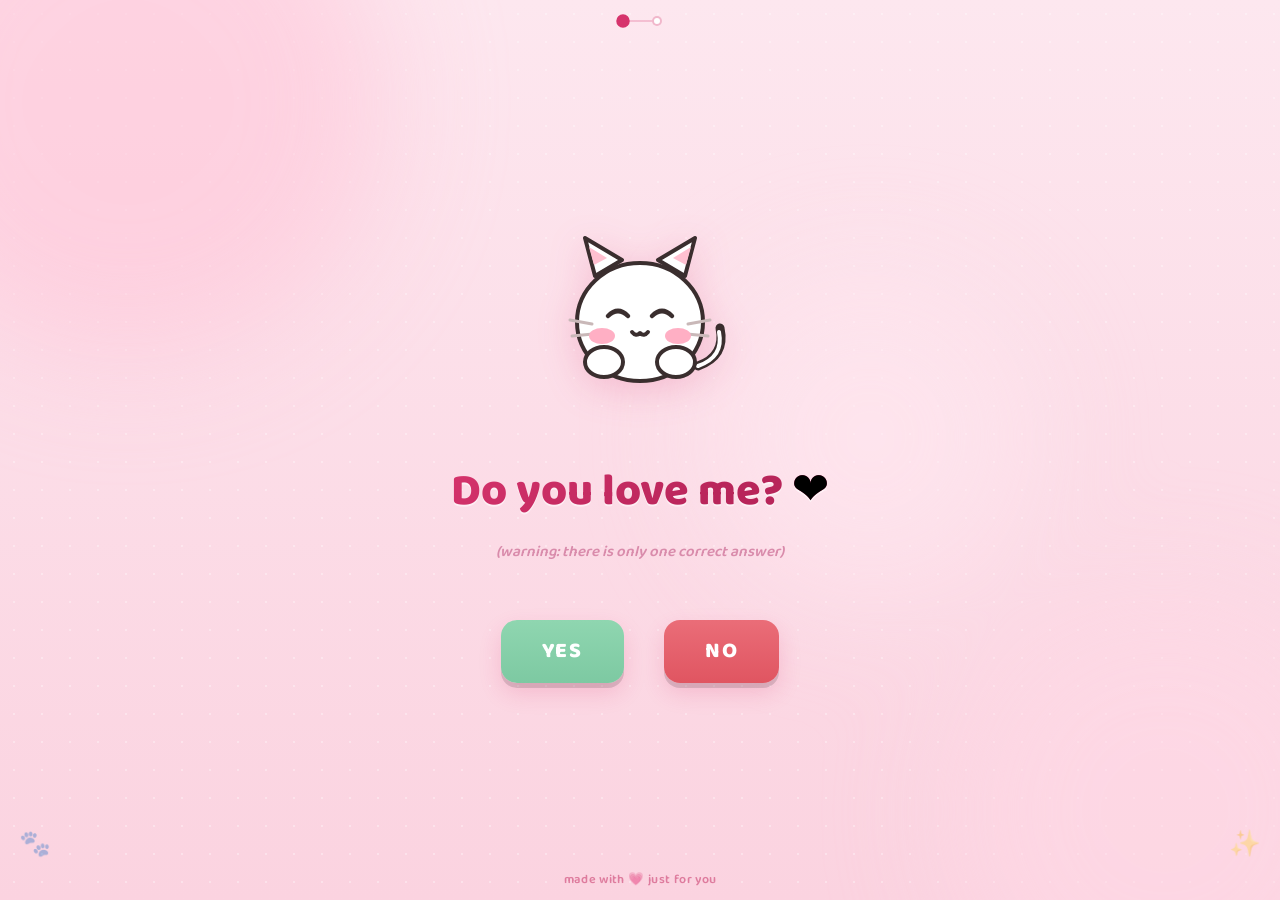
<file: index.html>
<!DOCTYPE html>
<html lang="en">
<head>
  <meta charset="UTF-8" />
  <meta name="viewport" content="width=device-width, initial-scale=1.0" />
  <meta name="description" content="Do you love me?" />
  <meta name="theme-color" content="#fbd3e0" />
  <meta property="og:title" content="Do you love me? 💗" />
  <meta property="og:description" content="A little something for you... 🎁" />
  <meta property="og:type" content="website" />
  <title>Do you love me? 💗</title>
  <link rel="icon" href="data:image/svg+xml,<svg xmlns=%22http://www.w3.org/2000/svg%22 viewBox=%220 0 100 100%22><text y=%22.9em%22 font-size=%2290%22>💗</text></svg>" />
  <link rel="preconnect" href="https://fonts.googleapis.com" />
  <link rel="preconnect" href="https://fonts.gstatic.com" crossorigin />
  <link href="https://fonts.googleapis.com/css2?family=Baloo+2:wght@600;700;800&family=Caveat:wght@500;600;700&display=swap" rel="stylesheet" />
  <link rel="stylesheet" href="css/style.css" />
</head>
<body>
  <div class="bg-blobs" aria-hidden="true">
    <span class="blob b1"></span><span class="blob b2"></span><span class="blob b3"></span>
  </div>
  <div class="floating-hearts" id="floatingHearts" aria-hidden="true"></div>

  <nav class="progress-dots" id="progressDots" aria-hidden="true">
    <span class="dot" data-dot="0"></span>
    <span class="dot" data-dot="1"></span>
  </nav>

  <div class="corner-deco corner-bl" aria-hidden="true">🐾</div>
  <div class="corner-deco corner-br" aria-hidden="true">✨</div>
  <footer class="site-footer" aria-hidden="true">made with 💗 just for you</footer>

  <main id="questionScreen" class="screen">
    <div class="cat bounce" id="catBox">
      <svg viewBox="0 0 200 210" width="200" height="210" aria-label="cute cat">
        <g>
          <path class="tail" d="M158 150 Q186 140 180 112" fill="none" stroke="#3a2e2e" stroke-width="9" stroke-linecap="round"/>
          <path class="tail" d="M158 150 Q184 141 179 116" fill="none" stroke="#fff" stroke-width="4" stroke-linecap="round"/>
          <path d="M55 60 L45 22 L82 44 Z" fill="#fff" stroke="#3a2e2e" stroke-width="4" stroke-linejoin="round"/>
          <path d="M145 60 L155 22 L118 44 Z" fill="#fff" stroke="#3a2e2e" stroke-width="4" stroke-linejoin="round"/>
          <path d="M54 49 L49 31 L67 42 Z" fill="#ffc0d0"/>
          <path d="M146 49 L151 31 L133 42 Z" fill="#ffc0d0"/>
          <ellipse cx="100" cy="106" rx="63" ry="59" fill="#fff" stroke="#3a2e2e" stroke-width="4"/>
          <path d="M30 104 L52 108 M32 120 L53 118" stroke="#c9b8b8" stroke-width="3" stroke-linecap="round"/>
          <path d="M170 104 L148 108 M168 120 L147 118" stroke="#c9b8b8" stroke-width="3" stroke-linecap="round"/>
          <ellipse cx="62" cy="120" rx="13" ry="8" fill="#ffafc4"/>
          <ellipse cx="138" cy="120" rx="13" ry="8" fill="#ffafc4"/>
        </g>

        <g id="faceHappy">
          <path d="M68 100 Q78 90 88 100" fill="none" stroke="#3a2e2e" stroke-width="4.5" stroke-linecap="round"/>
          <path d="M112 100 Q122 90 132 100" fill="none" stroke="#3a2e2e" stroke-width="4.5" stroke-linecap="round"/>
          <path d="M92 116 Q96 121 100 117 Q104 121 108 116" fill="none" stroke="#3a2e2e" stroke-width="4" stroke-linecap="round" stroke-linejoin="round"/>
          <ellipse class="paw paw-left" cx="64" cy="146" rx="19" ry="15" fill="#fff" stroke="#3a2e2e" stroke-width="4"/>
          <ellipse class="paw paw-right" cx="136" cy="146" rx="19" ry="15" fill="#fff" stroke="#3a2e2e" stroke-width="4"/>
        </g>

        <g id="facePleading" class="hidden">
          <circle cx="78" cy="99" r="12" fill="#3a2e2e"/>
          <circle cx="122" cy="99" r="12" fill="#3a2e2e"/>
          <circle cx="82" cy="95" r="4.5" fill="#fff"/>
          <circle cx="126" cy="95" r="4.5" fill="#fff"/>
          <circle cx="74" cy="103" r="2.5" fill="#fff" opacity="0.9"/>
          <circle cx="118" cy="103" r="2.5" fill="#fff" opacity="0.9"/>
          <path d="M93 120 Q100 114 107 120" fill="none" stroke="#3a2e2e" stroke-width="4" stroke-linecap="round"/>
          <ellipse class="paw" cx="78" cy="160" rx="15" ry="12" fill="#fff" stroke="#3a2e2e" stroke-width="4"/>
          <ellipse class="paw" cx="122" cy="160" rx="15" ry="12" fill="#fff" stroke="#3a2e2e" stroke-width="4"/>
        </g>

        <g id="faceCrying" class="hidden">
          <path d="M68 96 Q78 104 88 96" fill="none" stroke="#3a2e2e" stroke-width="4.5" stroke-linecap="round"/>
          <path d="M112 96 Q122 104 132 96" fill="none" stroke="#3a2e2e" stroke-width="4.5" stroke-linecap="round"/>
          <path d="M92 122 Q100 115 108 122" fill="none" stroke="#3a2e2e" stroke-width="4" stroke-linecap="round"/>
          <path class="tear tear1" d="M74 106 Q70 116 74 122 Q78 116 74 106 Z" fill="#8ec9f5"/>
          <path class="tear tear2" d="M126 106 Q122 116 126 122 Q130 116 126 106 Z" fill="#8ec9f5"/>
          <ellipse class="paw" cx="78" cy="160" rx="15" ry="12" fill="#fff" stroke="#3a2e2e" stroke-width="4"/>
          <ellipse class="paw" cx="122" cy="160" rx="15" ry="12" fill="#fff" stroke="#3a2e2e" stroke-width="4"/>
        </g>
      </svg>
    </div>

    <h1 id="questionText" aria-live="polite">Do you love me? <span class="heart-emoji">❤️</span></h1>
    <p class="tagline">(warning: there is only one correct answer)</p>

    <div class="buttons" id="buttonsBox">
      <button id="yesBtn" class="btn btn-yes">YES</button>
      <button id="noBtn" class="btn btn-no">NO</button>
    </div>
  </main>

  <main id="giftScreen" class="screen hidden">
    <h1 id="yesTitle">I knew you'd say yes <span class="heart-emoji">💘</span></h1>

    <div class="cat bounce">
      <svg viewBox="0 0 200 210" width="150" height="158" aria-label="happy cat with heart">
        <path d="M55 60 L45 22 L82 44 Z" fill="#fff" stroke="#3a2e2e" stroke-width="4" stroke-linejoin="round"/>
        <path d="M145 60 L155 22 L118 44 Z" fill="#fff" stroke="#3a2e2e" stroke-width="4" stroke-linejoin="round"/>
        <path d="M54 49 L49 31 L67 42 Z" fill="#ffc0d0"/>
        <path d="M146 49 L151 31 L133 42 Z" fill="#ffc0d0"/>
        <ellipse cx="100" cy="106" rx="63" ry="59" fill="#fff" stroke="#3a2e2e" stroke-width="4"/>
        <ellipse cx="62" cy="114" rx="13" ry="8" fill="#ffafc4"/>
        <ellipse cx="138" cy="114" rx="13" ry="8" fill="#ffafc4"/>
        <path d="M78 104 C 68 96 66 88 72 84 C 76 81 80 84 78 88 C 80 84 86 82 88 86 C 91 91 86 98 78 104 Z" fill="#ff5e8a"/>
        <path d="M122 104 C 112 96 110 88 116 84 C 120 81 124 84 122 88 C 124 84 130 82 132 86 C 135 91 130 98 122 104 Z" fill="#ff5e8a"/>
        <path d="M90 114 Q100 124 110 114" fill="none" stroke="#3a2e2e" stroke-width="4" stroke-linecap="round"/>
        <path class="pulse-heart" d="M100 184 C 68 158 60 140 75 129 C 86 121 98 128 100 138 C 102 128 114 121 125 129 C 140 140 132 158 100 184 Z" fill="#ff7ba0" stroke="#e85d84" stroke-width="3"/>
      </svg>
    </div>

    <div class="sparkle-row" aria-hidden="true">✨ 💗 ✨</div>
    <p class="subtitle" id="giftHint">Three little gifts, just for you. Tap one 🎀</p>

    <div class="gifts">
      <button class="gift" data-gift="0" aria-label="Gift 1: A little video">
        <span class="gift-tag">PRESS PLAY</span>
        <span class="gift-emoji">🎬</span>
        <span class="gift-label">A LITTLE VIDEO</span>
        <span class="gift-teaser">Just watch...</span>
      </button>
      <button class="gift" data-gift="1" aria-label="Gift 2: gallery">
        <span class="gift-tag">MEMORIES</span>
        <span class="gift-emoji">📸</span>
        <span class="gift-label">GALLERY</span>
        <span class="gift-teaser">A few of my favorites</span>
      </button>
      <button class="gift" data-gift="2" aria-label="Gift 3: The letter">
        <span class="gift-tag">FROM THE HEART</span>
        <span class="gift-emoji">💌</span>
        <span class="gift-label">THE LETTER</span>
        <span class="gift-teaser">Something I wrote for you</span>
      </button>
    </div>
  </main>

  <main id="videoScreen" class="screen hidden">
    <button class="back-btn" data-back type="button">← Back to gifts</button>
    <div class="detail-badge">🎬</div>
    <h1>A Little Video</h1>
    <p class="subtitle">Just press play</p>
    <div class="video-wrap">
      <iframe
        src="https://www.youtube-nocookie.com/embed/kPa7bsKwL-c"
        title="A little video for you"
        frameborder="0"
        allow="accelerometer; autoplay; clipboard-write; encrypted-media; gyroscope; picture-in-picture; web-share"
        allowfullscreen
        loading="lazy"
      ></iframe>
    </div>
  </main>

  <main id="galleryScreen" class="screen hidden">
    <button class="back-btn" data-back type="button">← Back to gifts</button>
    <div class="detail-badge">📸</div>
    <h1>Gallery</h1>
    <p class="subtitle">A few of my favorites</p>
    <!-- Drop your photos in images/gallery/ named photo-1.jpg through photo-6.jpg -->
    <div class="gallery-grid">
      <figure class="photo-slot" data-label="photo-7.jpg"><img src="images/gallery/photo-7.jpg" alt="Photo 1" loading="lazy" onerror="this.parentElement.classList.add('missing')" /></figure>
      <figure class="photo-slot" data-label="photo-2.jpg"><img src="images/gallery/photo-2.jpg" alt="Photo 2" loading="lazy" onerror="this.parentElement.classList.add('missing')" /></figure>
      <figure class="photo-slot" data-label="photo-3.jpg"><img src="images/gallery/photo-3.jpg" alt="Photo 3" loading="lazy" onerror="this.parentElement.classList.add('missing')" /></figure>
      <figure class="photo-slot" data-label="photo-4.jpg"><img src="images/gallery/photo-4.jpg" alt="Photo 4" loading="lazy" onerror="this.parentElement.classList.add('missing')" /></figure>
      <figure class="photo-slot" data-label="photo-5.jpg"><img src="images/gallery/photo-5.jpg" alt="Photo 5" loading="lazy" onerror="this.parentElement.classList.add('missing')" /></figure>
      <figure class="photo-slot" data-label="photo-6.jpg"><img src="images/gallery/photo-6.jpg" alt="Photo 6" loading="lazy" onerror="this.parentElement.classList.add('missing')" /></figure>
    </div>
  </main>

  <main id="letterScreen" class="screen hidden">
    <button class="back-btn" data-back type="button">← Back to gifts</button>
    <div class="letter-card">
      <div class="letter-seal" aria-hidden="true">💌</div>
      <p class="letter-heading">My Love,</p>
      <!-- Placeholder text — replace with your own letter -->
      <div class="letter-body">
        <p>My love i just want you to know how much i love you and how happy you make me 🥰❤️ every time i think about you i just smile because i really got so lucky to have you in my life 💕 you mean so much to me and i honestly dont know what i would do without you 🥺</p>
        <p>I love every little thing about us and i love how we can just talk about anything and still have fun together 🙄🥰 you became such a big part of my life and my heart and i really hope we stay like this for a very very long time ❤️ i wanna keep making memories with you and have so many more happy moments together 🫶</p>
        <p>I know sometimes things arent perfect but i dont care because i still want you and i still choose you every single time 💌 i wanna be there for you when youre happy when youre sad when youre having a bad day and when everything is going great 🫂 i just want you to know that you will always have me and ill always care about you no matter what happens ❤️</p>
        <p>Youre my baby my sweetheart my pookie and honestly my favorite person 🐣💖 i love you more than i can explain and even when i run out of ways to say it ill just keep saying i love you because its true HAHAHA 🥰 i hope we have so much more to come together and i cant wait to see where life takes us mi amor 😘❤️ you and me always 💕</p>
      </div>
      <p class="letter-signoff">Forever 💗</p>
    </div>
  </main>

  <script src="js/main.js"></script>
</body>
</html>
</file>
<file: css/style.css>
*,
*::before,
*::after {
  margin: 0;
  padding: 0;
  box-sizing: border-box;
}

:root {
  --pink-bg-top: #fde7ef;
  --pink-bg-bottom: #fbd3e0;
  --pink-deep: #d6336c;
  --pink-soft: #f9c1d2;
  --green: #7dc9a2;
  --green-dark: #63b58c;
  --red: #e05561;
  --red-dark: #c9404c;
  --text: #c2255c;

  --accent: #d6336c;
  --accent-dark: #b8255a;
  --accent-soft: #ffd9e6;
}

html,
body {
  height: 100%;
}

body {
  font-family: "Baloo 2", "Segoe UI", system-ui, sans-serif;
  background: linear-gradient(180deg, var(--pink-bg-top) 0%, var(--pink-bg-bottom) 100%);
  color: var(--text);
  overflow-x: hidden;
  overflow-y: auto;
  -webkit-tap-highlight-color: transparent;
  position: relative;
}

body::before {
  content: "";
  position: fixed;
  inset: 0;
  z-index: 0;
  pointer-events: none;
  background-image: radial-gradient(rgba(255, 255, 255, 0.55) 1.5px, transparent 1.5px);
  background-size: 28px 28px;
  opacity: 0.6;
}

.screen {
  min-height: 100vh;
  min-height: 100dvh;
  display: flex;
  flex-direction: column;
  align-items: center;
  justify-content: center;
  gap: 1.4rem;
  padding: 4.5rem 1.5rem 2.5rem;
  text-align: center;
  position: relative;
  z-index: 1;
}

.hidden {
  display: none !important;
}

#videoScreen,
#galleryScreen,
#letterScreen {
  background: radial-gradient(ellipse at top, var(--accent-soft) 0%, transparent 65%);
  transition: background 0.4s ease;
}

#videoScreen { --accent: #2f9bd6; --accent-dark: #1f7fb3; --accent-soft: #cdeefc; }
#galleryScreen { --accent: #d3a12b; --accent-dark: #ad8320; --accent-soft: #fbeec7; }
#letterScreen { --accent: #9b5de5; --accent-dark: #7c3fc4; --accent-soft: #ecdcfb; }

h1 {
  font-size: clamp(1.7rem, 5.5vw, 2.8rem);
  font-weight: 800;
  background: linear-gradient(135deg, var(--accent) 0%, var(--accent-dark) 70%);
  -webkit-background-clip: text;
  background-clip: text;
  color: transparent;
  filter: drop-shadow(0 2px 0 rgba(255, 255, 255, 0.55));
}

.subtitle {
  font-size: 1.15rem;
  color: #d6608a;
  font-weight: 700;
}

.tagline {
  font-style: italic;
  color: #d98bab;
  font-weight: 600;
  font-size: 0.95rem;
  margin-top: -0.6rem;
}

.sparkle-row {
  font-size: 1.1rem;
  letter-spacing: 0.4em;
  opacity: 0.85;
}

.heart-emoji {
  display: inline-block;
  animation: beat 1s ease-in-out infinite;
  -webkit-text-fill-color: initial;
  background: none;
  -webkit-background-clip: initial;
  background-clip: initial;
  color: initial;
}

.progress-dots {
  position: fixed;
  top: 16px;
  left: 50%;
  transform: translateX(-50%);
  display: flex;
  align-items: center;
  gap: 24px;
  z-index: 5;
}

.progress-dots::before {
  content: "";
  position: absolute;
  top: 50%;
  left: 4px;
  right: 4px;
  height: 2px;
  background: rgba(214, 51, 108, 0.22);
  transform: translateY(-50%);
  z-index: -1;
}

.dot {
  width: 10px;
  height: 10px;
  border-radius: 50%;
  background: #fff;
  border: 2px solid rgba(214, 51, 108, 0.35);
  transition: all 0.3s ease;
}

.dot.active {
  background: var(--pink-deep);
  border-color: var(--pink-deep);
  transform: scale(1.35);
}

.dot.done {
  background: var(--green);
  border-color: var(--green-dark);
}

.corner-deco {
  position: fixed;
  z-index: 0;
  pointer-events: none;
  font-size: 1.6rem;
  opacity: 0.35;
  animation: bob 4s ease-in-out infinite;
}

.corner-bl { bottom: 2.2rem; left: 1.2rem; }
.corner-br { bottom: 2.2rem; right: 1.2rem; animation-delay: 1.5s; }

.site-footer {
  position: fixed;
  bottom: 0.6rem;
  left: 50%;
  transform: translateX(-50%);
  z-index: 5;
  pointer-events: none;
  font-size: 0.78rem;
  font-weight: 600;
  color: #c2255c;
  opacity: 0.5;
  letter-spacing: 0.03em;
}

.bg-blobs {
  position: fixed;
  inset: 0;
  z-index: 0;
  pointer-events: none;
  filter: blur(60px);
  opacity: 0.55;
}

.blob {
  position: absolute;
  border-radius: 50%;
}

.b1 { width: 40vmax; height: 40vmax; background: #ffc2d6; top: -12vmax; left: -10vmax; animation: drift 14s ease-in-out infinite alternate; }
.b2 { width: 34vmax; height: 34vmax; background: #ffd9e6; bottom: -10vmax; right: -8vmax; animation: drift 17s ease-in-out infinite alternate-reverse; }
.b3 { width: 26vmax; height: 26vmax; background: #ffe9f1; top: 30%; left: 55%; animation: drift 20s ease-in-out infinite alternate; }

.cat {
  filter: drop-shadow(0 8px 18px rgba(214, 51, 108, 0.2));
  user-select: none;
}

.bounce { animation: bounce 1.6s ease-in-out infinite; }

.cat.shake { animation: headShake 0.5s ease; }

.paw-left {
  transform-origin: 64px 146px;
  animation: wiggle 0.9s ease-in-out infinite;
}

.paw-right {
  transform-origin: 136px 146px;
  animation: wiggle 0.9s ease-in-out infinite reverse;
}

.tail {
  transform-origin: 158px 150px;
  animation: tailSway 2.2s ease-in-out infinite;
}

.tear {
  animation: tearDrop 1.1s ease-in infinite;
}

.tear2 { animation-delay: 0.45s; }

.pulse-heart {
  transform-origin: 100px 155px;
  animation: beat 1s ease-in-out infinite;
}

.buttons {
  display: flex;
  align-items: center;
  justify-content: center;
  gap: 2.5rem;
  flex-wrap: wrap;
  min-height: 130px;
}

.buttons-col {
  display: flex;
  flex-direction: column;
  align-items: center;
  gap: 0.9rem;
}

.btn {
  position: relative;
  overflow: hidden;
  border: none;
  cursor: pointer;
  font-family: inherit;
  font-weight: 800;
  color: #fff;
  border-radius: 16px;
  padding: 0.9rem 2.6rem;
  font-size: 1.35rem;
  letter-spacing: 0.06em;
  touch-action: manipulation;
  box-shadow: 0 5px 0 rgba(0, 0, 0, 0.13), 0 10px 22px rgba(214, 51, 108, 0.18);
  transition: transform 0.2s ease-out, font-size 0.25s ease, padding 0.25s ease,
    opacity 0.3s ease;
}

.btn::after {
  content: "";
  position: absolute;
  top: 0;
  left: -75%;
  width: 45%;
  height: 100%;
  background: linear-gradient(120deg, transparent, rgba(255, 255, 255, 0.55), transparent);
  transform: skewX(-20deg);
  transition: left 0.6s ease;
}

.btn:hover::after { left: 130%; }

.btn:active {
  transform: translateY(3px);
  box-shadow: 0 2px 0 rgba(0, 0, 0, 0.13);
}

.btn-yes { background: linear-gradient(180deg, #8fd6b0, var(--green)); }
.btn-yes:hover { background: linear-gradient(180deg, #7fcca3, var(--green-dark)); transform: scale(1.05); }

.btn-no { background: linear-gradient(180deg, #ea6d78, var(--red)); }
.btn-no:hover { background: linear-gradient(180deg, #de5a66, var(--red-dark)); }

.btn-peek { background: linear-gradient(180deg, var(--accent), var(--accent-dark)); }
.btn-peek:hover { filter: brightness(1.08); }

.btn-link {
  background: none;
  border: none;
  cursor: pointer;
  font-family: inherit;
  font-weight: 700;
  color: #b0507a;
  text-decoration: underline;
  text-underline-offset: 3px;
  padding: 0.3rem 0.6rem;
}

.btn-link:hover { color: var(--pink-deep); }

.gifts {
  display: flex;
  gap: 1.5rem;
  flex-wrap: wrap;
  justify-content: center;
}

.gift {
  position: relative;
  background: linear-gradient(180deg, #fcd4e0, var(--pink-soft));
  border: 3px solid rgba(255, 255, 255, 0.8);
  cursor: pointer;
  border-radius: 24px;
  padding: 1.5rem 2rem 1.1rem;
  display: flex;
  flex-direction: column;
  align-items: center;
  gap: 0.5rem;
  font-family: inherit;
  touch-action: manipulation;
  box-shadow: 0 8px 20px rgba(214, 51, 108, 0.18);
  transition: transform 0.2s ease, box-shadow 0.2s ease, opacity 0.3s ease;
  animation: cardIn 0.5s ease backwards;
}

.gift:nth-child(1) { animation-delay: 0.05s; }
.gift:nth-child(2) { animation-delay: 0.15s; }
.gift:nth-child(3) { animation-delay: 0.25s; }

.gift:hover {
  transform: translateY(-7px) scale(1.06) rotate(-2deg);
  box-shadow: 0 14px 28px rgba(214, 51, 108, 0.25);
}

.gift:hover .gift-emoji { animation: headShake 0.5s ease infinite; }

.gift.opened {
  border-color: #ffb0c8;
}

.gift.opened::after {
  content: "✓ viewed";
  position: absolute;
  top: -10px;
  right: -10px;
  font-size: 0.6rem;
  font-weight: 800;
  letter-spacing: 0.04em;
  background: var(--green-dark);
  color: #fff;
  padding: 0.2rem 0.5rem;
  border-radius: 999px;
  box-shadow: 0 3px 8px rgba(0, 0, 0, 0.2);
}

.gift-emoji {
  font-size: 3.2rem;
  display: inline-block;
}

.gift-label {
  font-weight: 800;
  color: var(--text);
  letter-spacing: 0.06em;
  font-size: 0.95rem;
}

.gift-tag {
  font-size: 0.62rem;
  font-weight: 800;
  letter-spacing: 0.08em;
  color: var(--pink-deep);
  background: #fff;
  padding: 0.2rem 0.55rem;
  border-radius: 999px;
  box-shadow: 0 2px 6px rgba(214, 51, 108, 0.15);
}

.gift-teaser {
  font-size: 0.8rem;
  font-weight: 600;
  color: #b0507a;
  opacity: 0.85;
}

.back-btn {
  position: absolute;
  top: 1.25rem;
  left: 1.25rem;
  background: #fff;
  border: none;
  cursor: pointer;
  font-family: inherit;
  font-weight: 700;
  color: var(--accent);
  padding: 0.5rem 1rem;
  border-radius: 999px;
  box-shadow: 0 4px 12px rgba(214, 51, 108, 0.18);
  transition: transform 0.2s ease;
}

.back-btn:hover { transform: translateX(-3px); }

.detail-badge {
  width: 120px;
  height: 120px;
  border-radius: 50%;
  display: flex;
  align-items: center;
  justify-content: center;
  font-size: 3.6rem;
  background: radial-gradient(circle at 35% 30%, #fff, var(--accent-soft));
  box-shadow: 0 10px 26px rgba(0, 0, 0, 0.12), inset 0 0 0 4px #fff;
  animation: beat 1.6s ease-in-out infinite;
}

.video-wrap {
  width: 100%;
  max-width: 640px;
  aspect-ratio: 16 / 9;
  border-radius: 20px;
  overflow: hidden;
  background: #000;
  box-shadow: 0 14px 30px rgba(214, 51, 108, 0.22);
}

.video-wrap iframe {
  width: 100%;
  height: 100%;
  border: 0;
  display: block;
}

.gallery-grid {
  display: grid;
  grid-template-columns: repeat(2, minmax(120px, 1fr));
  gap: 1rem;
  max-width: 480px;
  width: 100%;
}

@media (min-width: 640px) {
  .gallery-grid { grid-template-columns: repeat(3, 1fr); }
}

.photo-slot {
  position: relative;
  aspect-ratio: 3 / 4;
  border-radius: 16px;
  overflow: hidden;
  background: linear-gradient(160deg, #fff, var(--accent-soft));
  border: 2px dashed rgba(214, 51, 108, 0.3);
  box-shadow: 0 6px 16px rgba(214, 51, 108, 0.15);
}

.photo-slot img {
  width: 100%;
  height: 100%;
  object-fit: cover;
  display: block;
}

.photo-slot.missing img { display: none; }

.photo-slot.missing::after {
  content: attr(data-label);
  position: absolute;
  inset: 0;
  display: flex;
  align-items: center;
  justify-content: center;
  text-align: center;
  padding: 0.5rem;
  font-size: 0.78rem;
  font-weight: 700;
  color: var(--accent-dark);
  opacity: 0.75;
}

.letter-card {
  position: relative;
  max-width: 460px;
  width: 100%;
  background: linear-gradient(160deg, #fffaf5, #fff3e9);
  border-radius: 18px;
  padding: 2.6rem 1.8rem 2rem;
  box-shadow: 0 16px 40px rgba(194, 37, 92, 0.18);
  text-align: left;
  transform: rotate(-0.6deg);
}

.letter-seal {
  position: absolute;
  top: -28px;
  left: 50%;
  transform: translateX(-50%) rotate(-8deg);
  width: 56px;
  height: 56px;
  border-radius: 50%;
  display: flex;
  align-items: center;
  justify-content: center;
  font-size: 1.6rem;
  background: radial-gradient(circle at 35% 30%, #fff, var(--accent-soft));
  box-shadow: 0 8px 18px rgba(0, 0, 0, 0.18), inset 0 0 0 3px #fff;
}

.letter-heading,
.letter-body,
.letter-signoff {
  font-family: "Caveat", cursive;
}

.letter-heading {
  font-size: 1.8rem;
  color: var(--accent);
  margin-bottom: 0.4rem;
}

.letter-body {
  font-size: 1.35rem;
  line-height: 1.5;
  color: #7a3a56;
}

.letter-body p { margin-bottom: 0.8rem; }

.letter-signoff {
  font-size: 1.5rem;
  color: var(--accent);
  margin-top: 0.6rem;
  text-align: right;
}

.cursor-sparkle {
  position: fixed;
  pointer-events: none;
  font-size: 0.9rem;
  z-index: 6;
  transform: translate(-50%, -50%);
  animation: sparkleFade 0.7s ease-out forwards;
}

.floating-hearts {
  position: fixed;
  inset: 0;
  pointer-events: none;
  overflow: hidden;
  z-index: 2;
}

.floating-hearts span {
  position: absolute;
  bottom: -3rem;
  animation: floatUp linear forwards;
  opacity: 0.85;
}

@keyframes bounce {
  0%, 100% { transform: translateY(0); }
  50% { transform: translateY(-11px); }
}

@keyframes beat {
  0%, 100% { transform: scale(1); }
  50% { transform: scale(1.1); }
}

@keyframes wiggle {
  0%, 100% { transform: rotate(-6deg); }
  50% { transform: rotate(6deg); }
}

@keyframes tailSway {
  0%, 100% { transform: rotate(0deg); }
  50% { transform: rotate(14deg); }
}

@keyframes tearDrop {
  0% { transform: translateY(0); opacity: 0; }
  25% { opacity: 1; }
  100% { transform: translateY(26px); opacity: 0; }
}

@keyframes headShake {
  0%, 100% { transform: rotate(0deg); }
  25% { transform: rotate(-7deg); }
  75% { transform: rotate(7deg); }
}

@keyframes cardIn {
  from { opacity: 0; transform: translateY(14px) scale(0.94); }
  to { opacity: 1; transform: translateY(0) scale(1); }
}

@keyframes bob {
  0%, 100% { transform: translateY(0); }
  50% { transform: translateY(-6px); }
}

@keyframes sparkleFade {
  from { opacity: 0.9; transform: translate(-50%, -50%) scale(0.6); }
  to { opacity: 0; transform: translate(-50%, -140%) scale(1.1); }
}

@keyframes pageIn {
  from { opacity: 0; transform: translateY(18px) scale(0.98); }
  to { opacity: 1; transform: translateY(0) scale(1); }
}

.screen.page-enter { animation: pageIn 0.45s cubic-bezier(0.22, 1, 0.36, 1); }

@keyframes drift {
  from { transform: translate(0, 0) scale(1); }
  to { transform: translate(6vmax, 4vmax) scale(1.12); }
}

@keyframes floatUp {
  0% { transform: translateY(0) rotate(0deg); opacity: 0.9; }
  100% { transform: translateY(-115vh) rotate(35deg); opacity: 0; }
}

@media (prefers-reduced-motion: reduce) {
  *,
  *::before,
  *::after {
    animation-duration: 0.01ms !important;
    animation-iteration-count: 1 !important;
    transition-duration: 0.15s !important;
  }
}
</file>
